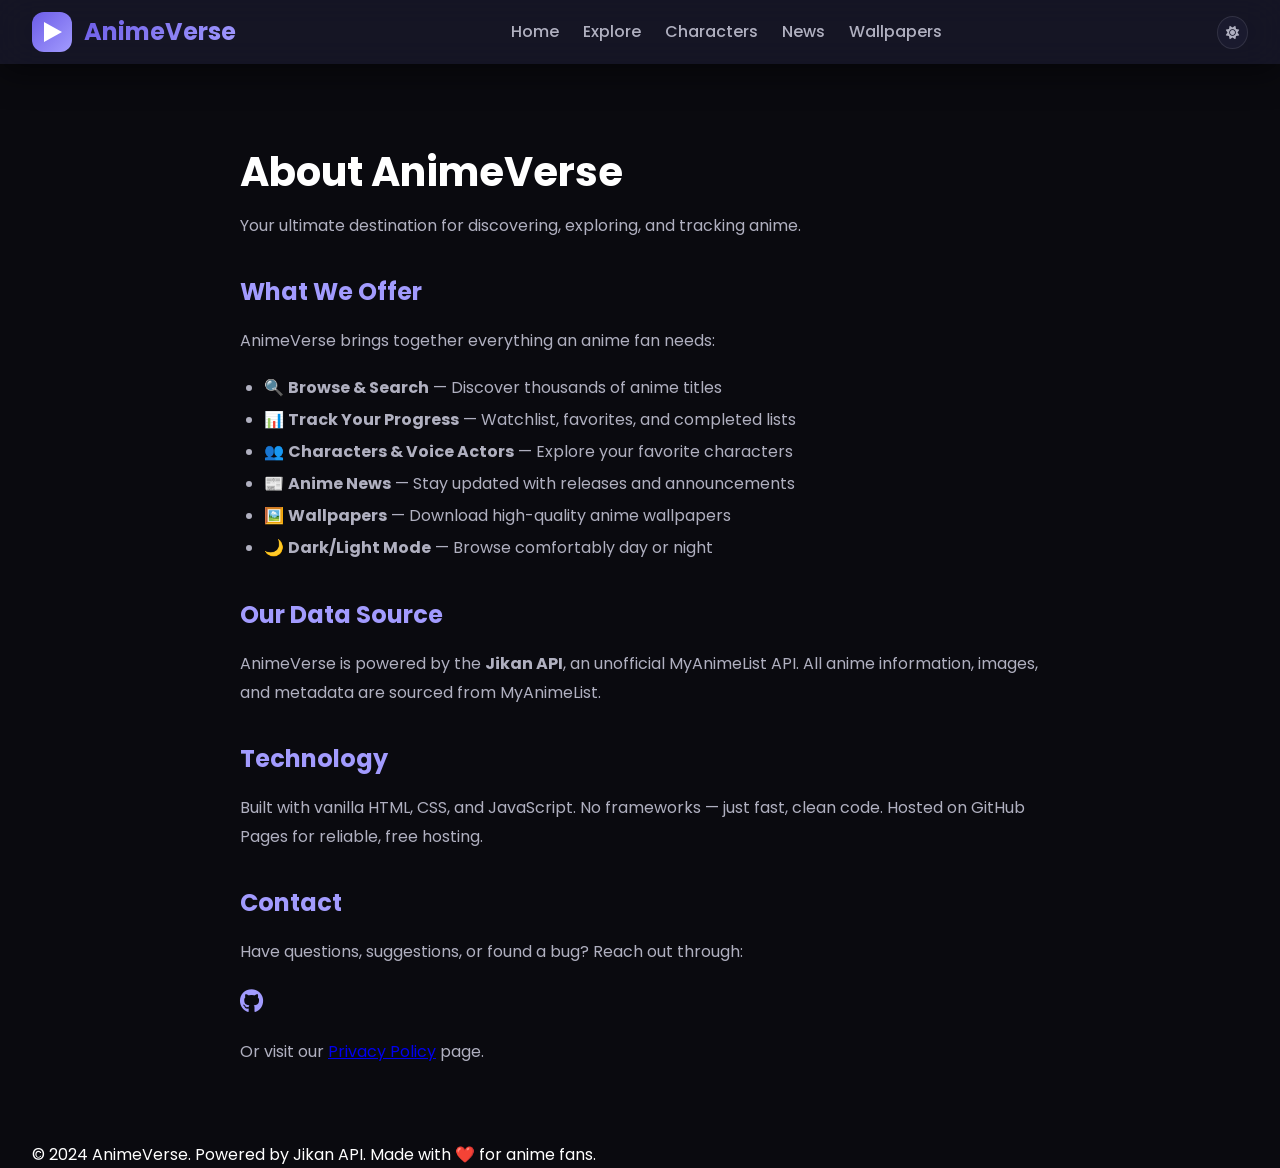
<file: about.html>
<!DOCTYPE html>
<html lang="en">
<head>
    <meta charset="UTF-8">
    <meta name="viewport" content="width=device-width, initial-scale=1.0">
    <title>About - AnimeVerse</title>
    <link rel="stylesheet" href="css/variables.css">
    <link rel="stylesheet" href="css/style.css">
    <link rel="stylesheet" href="css/navbar.css">
    <link rel="stylesheet" href="css/animations.css">
    <link rel="stylesheet" href="css/responsive.css">
    <link rel="icon" href="data:image/svg+xml,<svg xmlns='http://www.w3.org/2000/svg' viewBox='0 0 100 100'><text y='.9em' font-size='90'>🎬</text></svg>">
    <link href="https://fonts.googleapis.com/css2?family=Poppins:wght@300;400;500;600;700;800&family=Inter:wght@300;400;500;600;700&display=swap" rel="stylesheet">
    <link rel="stylesheet" href="https://cdnjs.cloudflare.com/ajax/libs/font-awesome/6.5.1/css/all.min.css">
    <style>
        .page-content {
            padding: 140px 0 60px;
            max-width: 800px;
            margin: 0 auto;
        }
        .page-content h1 { font-size: 2.5rem; margin-bottom: 0.5rem; }
        .page-content h2 { font-size: 1.5rem; margin: 2rem 0 1rem; color: var(--primary-light); }
        .page-content p { color: var(--text-secondary); line-height: 1.8; margin-bottom: 1rem; }
        .social-links-about { display: flex; gap: 1rem; margin-top: 1rem; }
        .social-links-about a { color: var(--primary-light); font-size: 1.5rem; transition: color 0.3s; }
        .social-links-about a:hover { color: var(--primary); }
    </style>
</head>
<body>
    <nav class="navbar scrolled" id="navbar">
        <div class="navbar-container">
            <a href="index.html" class="navbar-brand">
                <img src="data:image/svg+xml,%3Csvg xmlns='http://www.w3.org/2000/svg' viewBox='0 0 100 100'%3E%3Cdefs%3E%3ClinearGradient id='g' x1='0%25' y1='0%25' x2='100%25' y2='100%25'%3E%3Cstop offset='0%25' style='stop-color:%236c5ce7'/%3E%3Cstop offset='100%25' style='stop-color:%23a29bfe'/%3E%3C/linearGradient%3E%3C/defs%3E%3Crect width='100' height='100' rx='20' fill='url(%23g)'/%3E%3Cpolygon points='30,25 75,50 30,75' fill='white'/%3E%3C/svg%3E" alt="AnimeVerse" class="navbar-logo">
                <span class="brand-text">AnimeVerse</span>
            </a>
            <ul class="navbar-links" id="navLinks">
                <li><a href="index.html">Home</a></li>
                <li><a href="explore.html">Explore</a></li>
                <li><a href="characters.html">Characters</a></li>
                <li><a href="news.html">News</a></li>
                <li><a href="wallpapers.html">Wallpapers</a></li>
            </ul>
            <button class="theme-toggle" id="themeToggle" aria-label="Toggle theme">
                <i class="fas fa-moon"></i>
            </button>
            <button class="navbar-toggle" id="navToggle" aria-label="Toggle navigation">
                <span></span><span></span><span></span>
            </button>
        </div>
    </nav>

    <div class="page-content container">
        <h1>About AnimeVerse</h1>
        <p>Your ultimate destination for discovering, exploring, and tracking anime.</p>

        <h2>What We Offer</h2>
        <p>AnimeVerse brings together everything an anime fan needs:</p>
        <ul style="color: var(--text-secondary); line-height: 2; padding-left: 1.5rem;">
            <li>🔍 <strong>Browse & Search</strong> — Discover thousands of anime titles</li>
            <li>📊 <strong>Track Your Progress</strong> — Watchlist, favorites, and completed lists</li>
            <li>👥 <strong>Characters & Voice Actors</strong> — Explore your favorite characters</li>
            <li>📰 <strong>Anime News</strong> — Stay updated with releases and announcements</li>
            <li>🖼️ <strong>Wallpapers</strong> — Download high-quality anime wallpapers</li>
            <li>🌙 <strong>Dark/Light Mode</strong> — Browse comfortably day or night</li>
        </ul>

        <h2>Our Data Source</h2>
        <p>AnimeVerse is powered by the <strong>Jikan API</strong>, an unofficial MyAnimeList API. All anime information, images, and metadata are sourced from MyAnimeList.</p>

        <h2>Technology</h2>
        <p>Built with vanilla HTML, CSS, and JavaScript. No frameworks — just fast, clean code. Hosted on GitHub Pages for reliable, free hosting.</p>

        <h2>Contact</h2>
        <p>Have questions, suggestions, or found a bug? Reach out through:</p>
        <div class="social-links-about">
            <a href="https://github.com/culrizz/AnimeVerse" title="GitHub"><i class="fab fa-github"></i></a>
        </div>
        <p style="margin-top: 1rem;">Or visit our <a href="privacy.html">Privacy Policy</a> page.</p>
    </div>

    <footer class="footer">
        <div class="container">
            <div class="footer-bottom">
                <p>&copy; 2024 AnimeVerse. Powered by Jikan API. Made with ❤️ for anime fans.</p>
            </div>
        </div>
    </footer>

    <script src="js/navbar.js"></script>
    <script src="js/theme.js"></script>
</body>
</html>
</file>
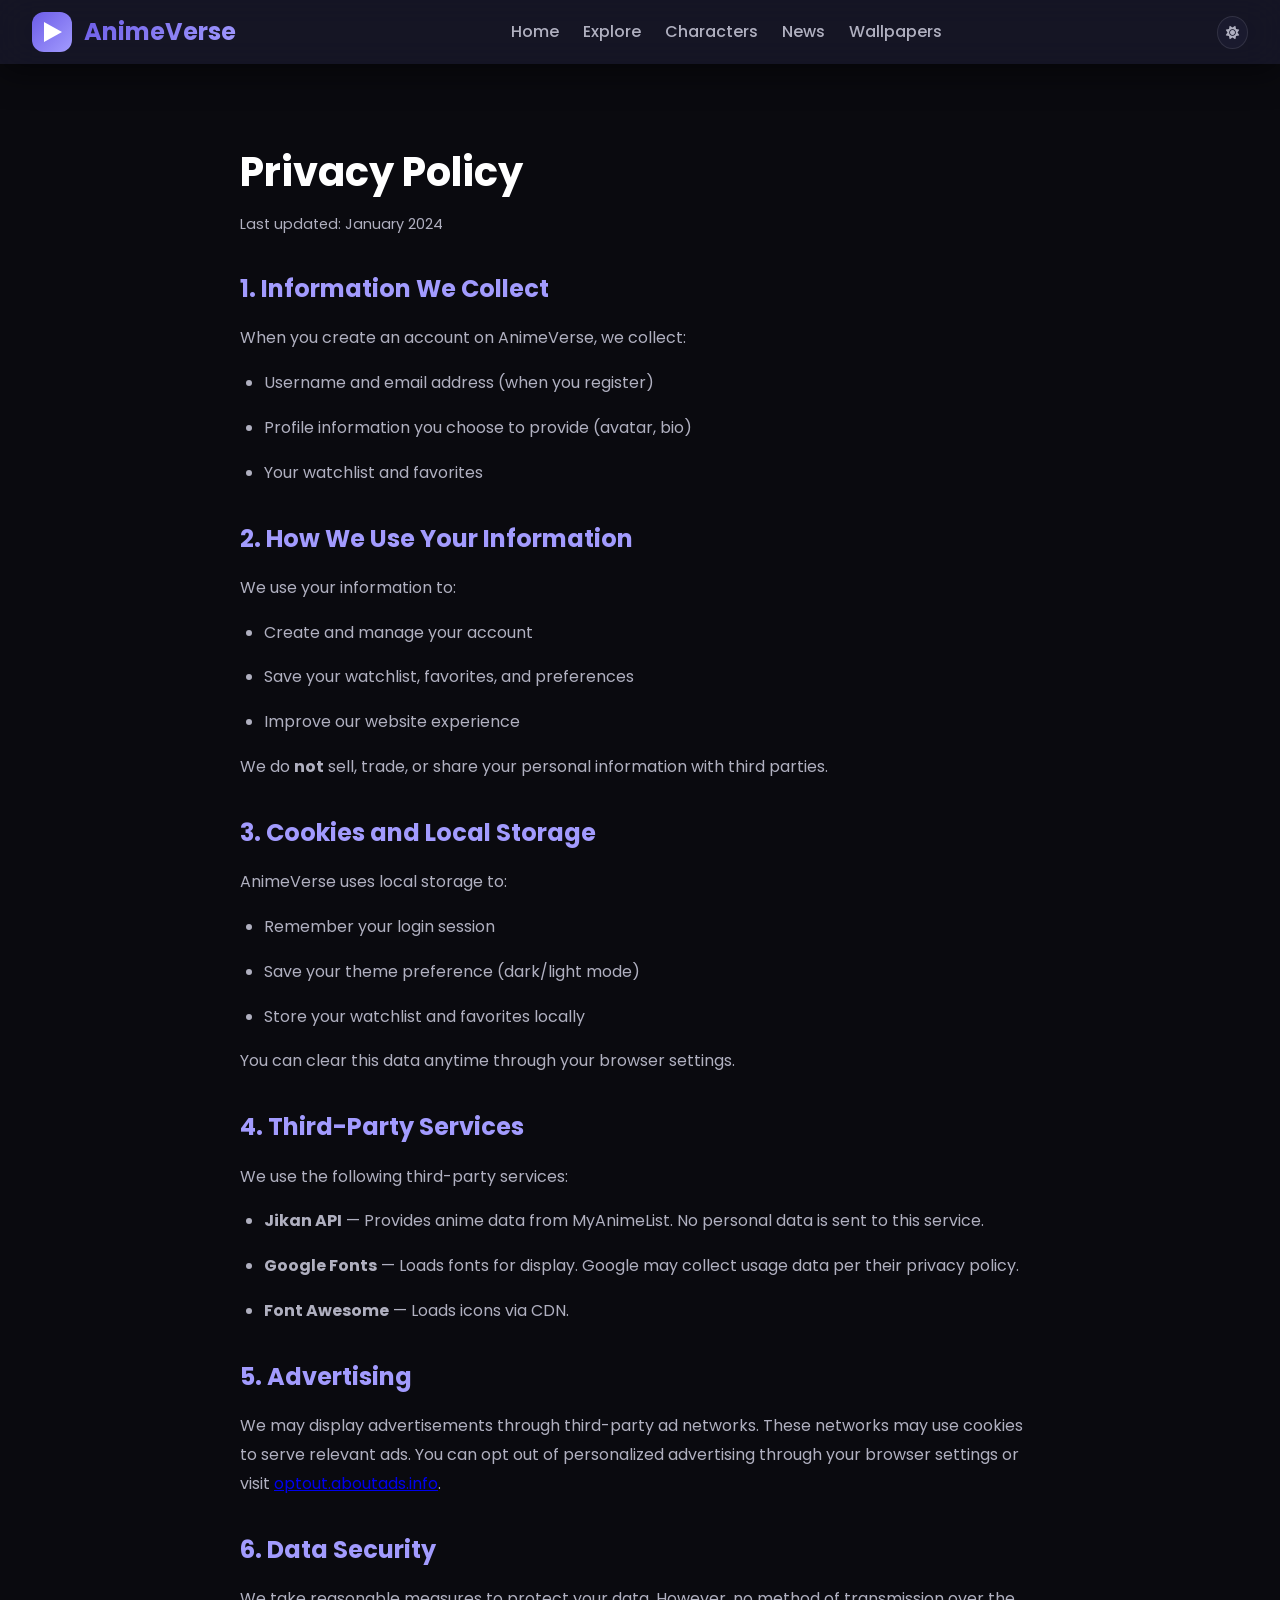
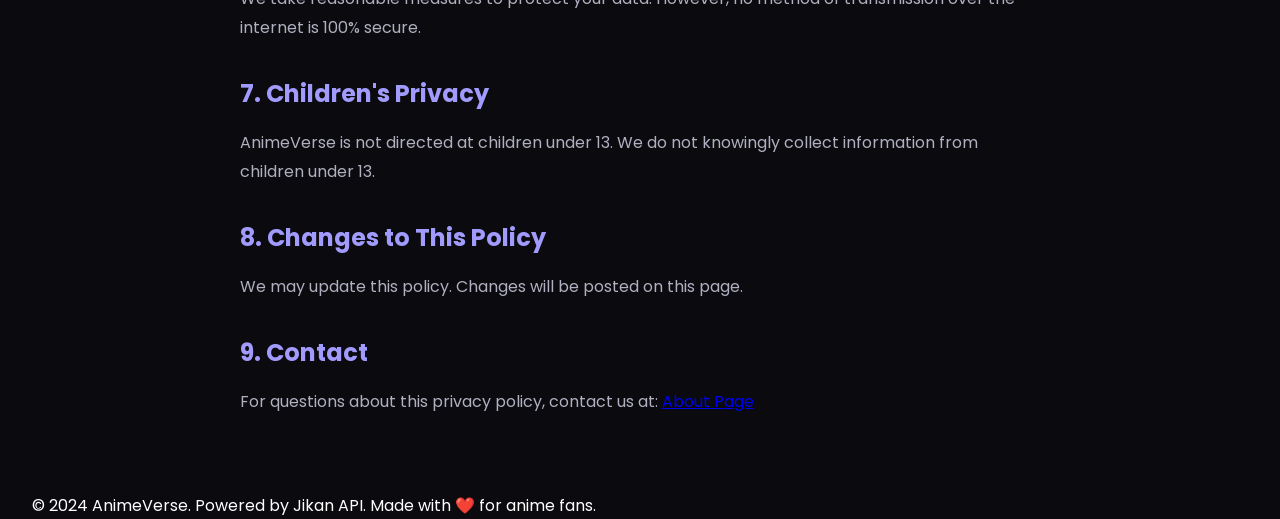
<file: privacy.html>
<!DOCTYPE html>
<html lang="en">
<head>
    <meta charset="UTF-8">
    <meta name="viewport" content="width=device-width, initial-scale=1.0">
    <title>Privacy Policy - AnimeVerse</title>
    <link rel="stylesheet" href="css/variables.css">
    <link rel="stylesheet" href="css/style.css">
    <link rel="stylesheet" href="css/navbar.css">
    <link rel="stylesheet" href="css/animations.css">
    <link rel="stylesheet" href="css/responsive.css">
    <link rel="icon" href="data:image/svg+xml,<svg xmlns='http://www.w3.org/2000/svg' viewBox='0 0 100 100'><text y='.9em' font-size='90'>🎬</text></svg>">
    <link href="https://fonts.googleapis.com/css2?family=Poppins:wght@300;400;500;600;700;800&family=Inter:wght@300;400;500;600;700&display=swap" rel="stylesheet">
    <link rel="stylesheet" href="https://cdnjs.cloudflare.com/ajax/libs/font-awesome/6.5.1/css/all.min.css">
    <style>
        .page-content {
            padding: 140px 0 60px;
            max-width: 800px;
            margin: 0 auto;
        }
        .page-content h1 { font-size: 2.5rem; margin-bottom: 0.5rem; }
        .page-content h2 { font-size: 1.5rem; margin: 2rem 0 1rem; color: var(--primary-light); }
        .page-content p, .page-content li { color: var(--text-secondary); line-height: 1.8; margin-bottom: 1rem; }
        .page-content ul { padding-left: 1.5rem; }
        .last-updated { color: var(--text-muted); font-size: 0.9rem; margin-bottom: 2rem; }
    </style>
</head>
<body>
    <nav class="navbar scrolled" id="navbar">
        <div class="navbar-container">
            <a href="index.html" class="navbar-brand">
                <img src="data:image/svg+xml,%3Csvg xmlns='http://www.w3.org/2000/svg' viewBox='0 0 100 100'%3E%3Cdefs%3E%3ClinearGradient id='g' x1='0%25' y1='0%25' x2='100%25' y2='100%25'%3E%3Cstop offset='0%25' style='stop-color:%236c5ce7'/%3E%3Cstop offset='100%25' style='stop-color:%23a29bfe'/%3E%3C/linearGradient%3E%3C/defs%3E%3Crect width='100' height='100' rx='20' fill='url(%23g)'/%3E%3Cpolygon points='30,25 75,50 30,75' fill='white'/%3E%3C/svg%3E" alt="AnimeVerse" class="navbar-logo">
                <span class="brand-text">AnimeVerse</span>
            </a>
            <ul class="navbar-links" id="navLinks">
                <li><a href="index.html">Home</a></li>
                <li><a href="explore.html">Explore</a></li>
                <li><a href="characters.html">Characters</a></li>
                <li><a href="news.html">News</a></li>
                <li><a href="wallpapers.html">Wallpapers</a></li>
            </ul>
            <button class="theme-toggle" id="themeToggle" aria-label="Toggle theme">
                <i class="fas fa-moon"></i>
            </button>
            <button class="navbar-toggle" id="navToggle" aria-label="Toggle navigation">
                <span></span><span></span><span></span>
            </button>
        </div>
    </nav>

    <div class="page-content container">
        <h1>Privacy Policy</h1>
        <p class="last-updated">Last updated: January 2024</p>

        <h2>1. Information We Collect</h2>
        <p>When you create an account on AnimeVerse, we collect:</p>
        <ul>
            <li>Username and email address (when you register)</li>
            <li>Profile information you choose to provide (avatar, bio)</li>
            <li>Your watchlist and favorites</li>
        </ul>

        <h2>2. How We Use Your Information</h2>
        <p>We use your information to:</p>
        <ul>
            <li>Create and manage your account</li>
            <li>Save your watchlist, favorites, and preferences</li>
            <li>Improve our website experience</li>
        </ul>
        <p>We do <strong>not</strong> sell, trade, or share your personal information with third parties.</p>

        <h2>3. Cookies and Local Storage</h2>
        <p>AnimeVerse uses local storage to:</p>
        <ul>
            <li>Remember your login session</li>
            <li>Save your theme preference (dark/light mode)</li>
            <li>Store your watchlist and favorites locally</li>
        </ul>
        <p>You can clear this data anytime through your browser settings.</p>

        <h2>4. Third-Party Services</h2>
        <p>We use the following third-party services:</p>
        <ul>
            <li><strong>Jikan API</strong> — Provides anime data from MyAnimeList. No personal data is sent to this service.</li>
            <li><strong>Google Fonts</strong> — Loads fonts for display. Google may collect usage data per their privacy policy.</li>
            <li><strong>Font Awesome</strong> — Loads icons via CDN.</li>
        </ul>

        <h2>5. Advertising</h2>
        <p>We may display advertisements through third-party ad networks. These networks may use cookies to serve relevant ads. You can opt out of personalized advertising through your browser settings or visit <a href="https://optout.aboutads.info">optout.aboutads.info</a>.</p>

        <h2>6. Data Security</h2>
        <p>We take reasonable measures to protect your data. However, no method of transmission over the internet is 100% secure.</p>

        <h2>7. Children's Privacy</h2>
        <p>AnimeVerse is not directed at children under 13. We do not knowingly collect information from children under 13.</p>

        <h2>8. Changes to This Policy</h2>
        <p>We may update this policy. Changes will be posted on this page.</p>

        <h2>9. Contact</h2>
        <p>For questions about this privacy policy, contact us at: <a href="about.html">About Page</a></p>
    </div>

    <footer class="footer">
        <div class="container">
            <div class="footer-bottom">
                <p>&copy; 2024 AnimeVerse. Powered by Jikan API. Made with ❤️ for anime fans.</p>
            </div>
        </div>
    </footer>

    <script src="js/navbar.js"></script>
    <script src="js/theme.js"></script>
</body>
</html>
</file>
<file: css/variables.css>
:root {
    /* Primary Colors */
    --primary: #6c5ce7;
    --primary-light: #a29bfe;
    --primary-dark: #4834d4;
    
    /* Secondary Colors */
    --secondary: #00cec9;
    --secondary-light: #81ecec;
    
    /* Accent Colors */
    --accent: #fd79a8;
    --accent-light: #fab1a0;
    
    /* Background Colors */
    --bg-primary: #0a0a0f;
    --bg-secondary: #12121a;
    --bg-card: #1a1a2e;
    --bg-card-hover: #222240;
    --bg-glass: rgba(26, 26, 46, 0.7);
    
    /* Text Colors */
    --text-primary: #ffffff;
    --text-secondary: #b0b0c0;
    --text-muted: #707080;
    
    /* Gradients */
    --gradient-primary: linear-gradient(135deg, #6c5ce7, #a29bfe);
    --gradient-secondary: linear-gradient(135deg, #00cec9, #81ecec);
    --gradient-accent: linear-gradient(135deg, #fd79a8, #fab1a0);
    --gradient-dark: linear-gradient(135deg, #1a1a2e, #0a0a0f);
    --gradient-hero: linear-gradient(135deg, #667eea 0%, #764ba2 100%);
    
    /* Shadows */
    --shadow-sm: 0 2px 8px rgba(0, 0, 0, 0.3);
    --shadow-md: 0 4px 16px rgba(0, 0, 0, 0.4);
    --shadow-lg: 0 8px 32px rgba(0, 0, 0, 0.5);
    --shadow-glow: 0 0 20px rgba(108, 92, 231, 0.3);
    
    /* Border Radius */
    --radius-sm: 8px;
    --radius-md: 12px;
    --radius-lg: 16px;
    --radius-xl: 24px;
    --radius-full: 50%;
    
    /* Typography */
    --font-primary: 'Poppins', -apple-system, BlinkMacSystemFont, sans-serif;
    --font-secondary: 'Inter', sans-serif;
    --font-mono: 'JetBrains Mono', monospace;
    
    /* Font Sizes */
    --text-xs: 0.75rem;
    --text-sm: 0.875rem;
    --text-base: 1rem;
    --text-lg: 1.125rem;
    --text-xl: 1.25rem;
    --text-2xl: 1.5rem;
    --text-3xl: 1.875rem;
    --text-4xl: 2.25rem;
    --text-5xl: 3rem;
    
    /* Spacing */
    --spacing-xs: 0.5rem;
    --spacing-sm: 0.75rem;
    --spacing-md: 1rem;
    --spacing-lg: 1.5rem;
    --spacing-xl: 2rem;
    --spacing-2xl: 3rem;
    --spacing-3xl: 4rem;
    
    /* Transitions */
    --transition-fast: 0.2s ease;
    --transition-normal: 0.3s ease;
    --transition-slow: 0.5s ease;
    
    /* Z-index */
    --z-navbar: 1000;
    --z-modal: 1100;
    --z-tooltip: 1200;
}
</file>
<file: css/style.css>
/* Global Reset & Base Styles */
* {
    margin: 0;
    padding: 0;
    box-sizing: border-box;
}

html {
    scroll-behavior: smooth;
    font-size: 16px;
}

body {
    font-family: var(--font-primary);
    background: var(--bg-primary);
    color: var(--text-primary);
    line-height: 1.6;
    overflow-x: hidden;
    min-height: 100vh;
}

/* Scrollbar Styling */
::-webkit-scrollbar {
    width: 10px;
}

::-webkit-scrollbar-track {
    background: var(--bg-secondary);
}

::-webkit-scrollbar-thumb {
    background: var(--primary);
    border-radius: 5px;
}

::-webkit-scrollbar-thumb:hover {
    background: var(--primary-light);
}

/* Container */
.container {
    max-width: 1400px;
    margin: 0 auto;
    padding: 0 var(--spacing-xl);
}

/* Section Styles */
.section {
    padding: var(--spacing-3xl) 0;
}

.section-title {
    font-size: var(--text-3xl);
    font-weight: 700;
    margin-bottom: var(--spacing-xl);
    background: var(--gradient-primary);
    -webkit-background-clip: text;
    -webkit-text-fill-color: transparent;
    background-clip: text;
}

/* Buttons */
.btn {
    display: inline-flex;
    align-items: center;
    gap: var(--spacing-xs);
    padding: var(--spacing-sm) var(--spacing-xl);
    border-radius: var(--radius-md);
    font-weight: 600;
    text-decoration: none;
    cursor: pointer;
    transition: all var(--transition-normal);
    border: 2px solid transparent;
    font-size: var(--text-base);
}

.btn-primary {
    background: var(--gradient-primary);
    color: white;
    box-shadow: var(--shadow-glow);
}

.btn-primary:hover {
    transform: translateY(-2px);
    box-shadow: 0 0 30px rgba(108, 92, 231, 0.5);
}

.btn-secondary {
    background: transparent;
    border-color: var(--primary);
    color: var(--primary-light);
}

.btn-secondary:hover {
    background: var(--primary);
    color: white;
}

/* Cards */
.card {
    background: var(--bg-card);
    border-radius: var(--radius-lg);
    overflow: hidden;
    transition: all var(--transition-normal);
    border: 1px solid rgba(255, 255, 255, 0.05);
}

.card:hover {
    transform: translateY(-5px);
    box-shadow: var(--shadow-lg);
    border-color: var(--primary);
    background: var(--bg-card-hover);
}

/* Loading Animation */
.loading {
    position: relative;
    overflow: hidden;
}

.loading::after {
    content: '';
    position: absolute;
    top: 0;
    left: -100%;
    width: 100%;
    height: 100%;
    background: linear-gradient(
        90deg,
        transparent,
        rgba(255, 255, 255, 0.1),
        transparent
    );
    animation: loading 1.5s infinite;
}

@keyframes loading {
    100% {
        left: 100%;
    }
}

/* Skeleton Loading */
.skeleton {
    background: var(--bg-card);
    border-radius: var(--radius-md);
    position: relative;
    overflow: hidden;
}

.skeleton::after {
    content: '';
    position: absolute;
    top: 0;
    left: -100%;
    width: 100%;
    height: 100%;
    background: linear-gradient(
        90deg,
        transparent,
        rgba(255, 255, 255, 0.05),
        transparent
    );
    animation: loading 1.5s infinite;
}

/* Glass Effect */
.glass {
    background: var(--bg-glass);
    backdrop-filter: blur(10px);
    -webkit-backdrop-filter: blur(10px);
    border: 1px solid rgba(255, 255, 255, 0.1);
}

/* Utility Classes */
.text-gradient {
    background: var(--gradient-primary);
    -webkit-background-clip: text;
    -webkit-text-fill-color: transparent;
    background-clip: text;
}

.hidden {
    display: none !important;
}

.sr-only {
    position: absolute;
    width: 1px;
    height: 1px;
    padding: 0;
    margin: -1px;
    overflow: hidden;
    clip: rect(0, 0, 0, 0);
    border: 0;
}

/* Responsive Grid */
.grid {
    display: grid;
    gap: var(--spacing-lg);
}

.grid-2 { grid-template-columns: repeat(2, 1fr); }
.grid-3 { grid-template-columns: repeat(3, 1fr); }
.grid-4 { grid-template-columns: repeat(4, 1fr); }
.grid-5 { grid-template-columns: repeat(5, 1fr); }
.grid-6 { grid-template-columns: repeat(6, 1fr); }

@media (max-width: 1200px) {
    .grid-5, .grid-6 { grid-template-columns: repeat(4, 1fr); }
}

@media (max-width: 992px) {
    .grid-4, .grid-5, .grid-6 { grid-template-columns: repeat(3, 1fr); }
}

@media (max-width: 768px) {
    .grid-3, .grid-4, .grid-5, .grid-6 { grid-template-columns: repeat(2, 1fr); }
}

@media (max-width: 480px) {
    .grid-2, .grid-3, .grid-4, .grid-5, .grid-6 { grid-template-columns: 1fr; }
}
</file>
<file: css/navbar.css>
/* Navbar */
.navbar {
    position: fixed;
    top: 0;
    left: 0;
    right: 0;
    z-index: var(--z-navbar);
    padding: var(--spacing-md) 0;
    transition: all var(--transition-normal);
}

.navbar.scrolled {
    background: var(--bg-glass);
    backdrop-filter: blur(20px);
    -webkit-backdrop-filter: blur(20px);
    box-shadow: var(--shadow-lg);
    padding: var(--spacing-sm) 0;
}

.navbar-container {
    display: flex;
    align-items: center;
    justify-content: space-between;
    max-width: 1400px;
    margin: 0 auto;
    padding: 0 var(--spacing-xl);
}

/* Logo */
.navbar-brand {
    display: flex;
    align-items: center;
    gap: var(--spacing-sm);
    text-decoration: none;
    font-size: var(--text-2xl);
    font-weight: 700;
}

.navbar-logo {
    width: 40px;
    height: 40px;
    border-radius: var(--radius-md);
}

.brand-text {
    background: var(--gradient-primary);
    -webkit-background-clip: text;
    -webkit-text-fill-color: transparent;
    background-clip: text;
}

/* Nav Links */
.navbar-links {
    display: flex;
    align-items: center;
    gap: var(--spacing-lg);
    list-style: none;
}

.navbar-links a {
    color: var(--text-secondary);
    text-decoration: none;
    font-weight: 500;
    transition: all var(--transition-fast);
    position: relative;
}

.navbar-links a::after {
    content: '';
    position: absolute;
    bottom: -4px;
    left: 0;
    width: 0;
    height: 2px;
    background: var(--gradient-primary);
    transition: width var(--transition-normal);
}

.navbar-links a:hover,
.navbar-links a.active {
    color: var(--text-primary);
}

.navbar-links a:hover::after,
.navbar-links a.active::after {
    width: 100%;
}

/* Search Bar */
.navbar-search {
    position: relative;
}

.search-input {
    background: var(--bg-card);
    border: 1px solid rgba(255, 255, 255, 0.1);
    border-radius: var(--radius-full);
    padding: var(--spacing-sm) var(--spacing-lg);
    padding-left: 40px;
    color: var(--text-primary);
    font-size: var(--text-sm);
    width: 250px;
    transition: all var(--transition-normal);
}

.search-input:focus {
    outline: none;
    border-color: var(--primary);
    box-shadow: var(--shadow-glow);
    width: 300px;
}

.search-icon {
    position: absolute;
    left: 12px;
    top: 50%;
    transform: translateY(-50%);
    color: var(--text-muted);
}

/* Mobile Menu Toggle */
.navbar-toggle {
    display: none;
    flex-direction: column;
    gap: 5px;
    cursor: pointer;
    padding: 5px;
    background: none;
    border: none;
}

.navbar-toggle span {
    width: 25px;
    height: 2px;
    background: var(--text-primary);
    transition: all var(--transition-normal);
}

/* Theme Toggle */
.theme-toggle {
    background: var(--bg-card);
    border: 1px solid rgba(255, 255, 255, 0.1);
    border-radius: var(--radius-full);
    padding: var(--spacing-xs);
    cursor: pointer;
    color: var(--text-secondary);
    transition: all var(--transition-normal);
}

.theme-toggle:hover {
    color: var(--primary-light);
    border-color: var(--primary);
}

/* User Menu */
.user-menu {
    position: relative;
}

.user-avatar {
    width: 35px;
    height: 35px;
    border-radius: var(--radius-full);
    cursor: pointer;
    border: 2px solid var(--primary);
    transition: all var(--transition-normal);
}

.user-avatar:hover {
    box-shadow: var(--shadow-glow);
}

/* Mobile Responsive */
@media (max-width: 968px) {
    .navbar-toggle {
        display: flex;
    }

    .navbar-links {
        position: fixed;
        top: 0;
        right: -100%;
        width: 80%;
        max-width: 400px;
        height: 100vh;
        background: var(--bg-secondary);
        flex-direction: column;
        padding: var(--spacing-3xl) var(--spacing-xl);
        transition: right var(--transition-normal);
        box-shadow: var(--shadow-lg);
    }

    .navbar-links.active {
        right: 0;
    }

    .navbar-search {
        display: none;
    }
}
</file>
<file: css/animations.css>
/* Animations */
@keyframes fadeInUp {
    from {
        opacity: 0;
        transform: translateY(30px);
    }
    to {
        opacity: 1;
        transform: translateY(0);
    }
}

@keyframes fadeInDown {
    from {
        opacity: 0;
        transform: translateY(-30px);
    }
    to {
        opacity: 1;
        transform: translateY(0);
    }
}

@keyframes fadeInLeft {
    from {
        opacity: 0;
        transform: translateX(-30px);
    }
    to {
        opacity: 1;
        transform: translateX(0);
    }
}

@keyframes fadeInRight {
    from {
        opacity: 0;
        transform: translateX(30px);
    }
    to {
        opacity: 1;
        transform: translateX(0);
    }
}

@keyframes scaleIn {
    from {
        opacity: 0;
        transform: scale(0.9);
    }
    to {
        opacity: 1;
        transform: scale(1);
    }
}

@keyframes bounce {
    0%, 20%, 50%, 80%, 100% {
        transform: translateY(0) translateX(-50%);
    }
    40% {
        transform: translateY(-20px) translateX(-50%);
    }
    60% {
        transform: translateY(-10px) translateX(-50%);
    }
}

@keyframes pulse {
    0% {
        box-shadow: 0 0 0 0 rgba(108, 92, 231, 0.4);
    }
    70% {
        box-shadow: 0 0 0 20px rgba(108, 92, 231, 0);
    }
    100% {
        box-shadow: 0 0 0 0 rgba(108, 92, 231, 0);
    }
}

@keyframes shimmer {
    0% {
        background-position: -1000px 0;
    }
    100% {
        background-position: 1000px 0;
    }
}

@keyframes spin {
    from {
        transform: rotate(0deg);
    }
    to {
        transform: rotate(360deg);
    }
}

/* Animation Classes */
.animate-fade-in-up {
    animation: fadeInUp 0.6s ease both;
}

.animate-fade-in-down {
    animation: fadeInDown 0.6s ease both;
}

.animate-fade-in-left {
    animation: fadeInLeft 0.6s ease both;
}

.animate-fade-in-right {
    animation: fadeInRight 0.6s ease both;
}

.animate-scale-in {
    animation: scaleIn 0.6s ease both;
}

/* Stagger Children Animations */
.stagger-children > * {
    opacity: 0;
    animation: fadeInUp 0.6s ease forwards;
}

.stagger-children > *:nth-child(1) { animation-delay: 0.1s; }
.stagger-children > *:nth-child(2) { animation-delay: 0.2s; }
.stagger-children > *:nth-child(3) { animation-delay: 0.3s; }
.stagger-children > *:nth-child(4) { animation-delay: 0.4s; }
.stagger-children > *:nth-child(5) { animation-delay: 0.5s; }
.stagger-children > *:nth-child(6) { animation-delay: 0.6s; }
.stagger-children > *:nth-child(7) { animation-delay: 0.7s; }
.stagger-children > *:nth-child(8) { animation-delay: 0.8s; }

/* Hover Animations */
.hover-lift {
    transition: transform 0.3s ease;
}

.hover-lift:hover {
    transform: translateY(-5px);
}

.hover-scale {
    transition: transform 0.3s ease;
}

.hover-scale:hover {
    transform: scale(1.05);
}

.hover-glow {
    transition: box-shadow 0.3s ease;
}

.hover-glow:hover {
    box-shadow: 0 0 20px rgba(108, 92, 231, 0.3);
}
</file>
<file: css/responsive.css>
/* Responsive Design */
@media (max-width: 1200px) {
    .container {
        padding: 0 var(--spacing-lg);
    }
    
    .hero-title {
        font-size: var(--text-4xl);
    }
    
    .section-title {
        font-size: var(--text-2xl);
    }
}

@media (max-width: 992px) {
    .hero-title {
        font-size: var(--text-3xl);
    }
    
    .hero-subtitle {
        font-size: var(--text-lg);
    }
    
    .hero-stats {
        gap: var(--spacing-xl);
    }
    
    .stat-number {
        font-size: var(--text-2xl);
    }
}

@media (max-width: 768px) {
    .hero {
        height: auto;
        min-height: 100vh;
        padding: 120px 0 60px;
    }
    
    .hero-title {
        font-size: var(--text-2xl);
    }
    
    .hero-subtitle {
        font-size: var(--text-base);
    }
    
    .hero-stats {
        flex-direction: column;
        gap: var(--spacing-lg);
    }
    
    .hero-buttons {
        flex-direction: column;
        align-items: center;
    }
    
    .hero-buttons .btn {
        width: 100%;
        justify-content: center;
    }
    
    .section {
        padding: var(--spacing-2xl) 0;
    }
    
    .section-title {
        font-size: var(--text-xl);
    }
    
    .cta-content {
        padding: var(--spacing-xl);
    }
    
    .cta-content h2 {
        font-size: var(--text-2xl);
    }
}

@media (max-width: 480px) {
    .hero {
        padding: 100px 0 40px;
    }
    
    .hero-title {
        font-size: var(--text-xl);
    }
    
    .container {
        padding: 0 var(--spacing-md);
    }
    
    .section-header {
        flex-direction: column;
        gap: var(--spacing-sm);
        text-align: center;
    }
    
    .search-input:focus {
        width: 200px;
    }
}

/* Print Styles */
@media print {
    .navbar,
    .footer,
    .hero-slider,
    .scroll-indicator {
        display: none;
    }
    
    body {
        background: white;
        color: black;
    }
    
    .card {
        border: 1px solid #ddd;
        box-shadow: none;
    }
}
</file>
